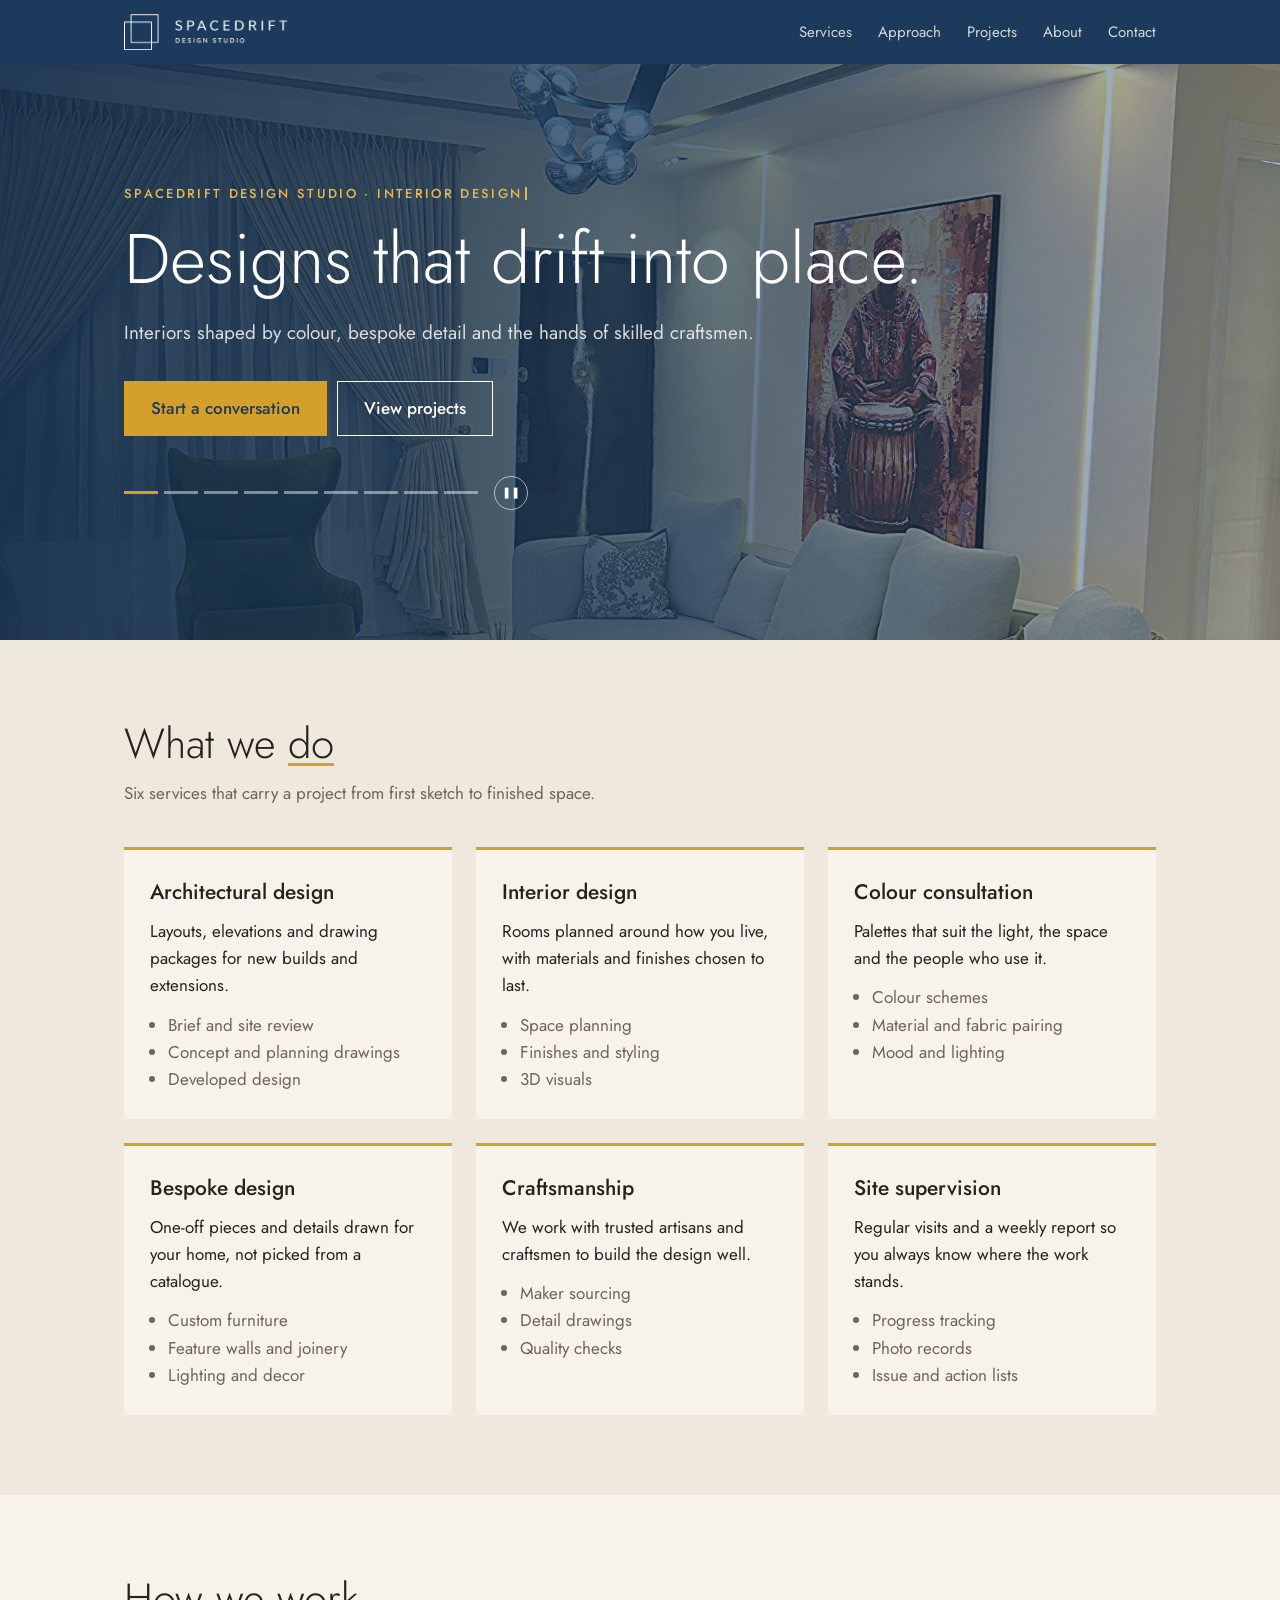
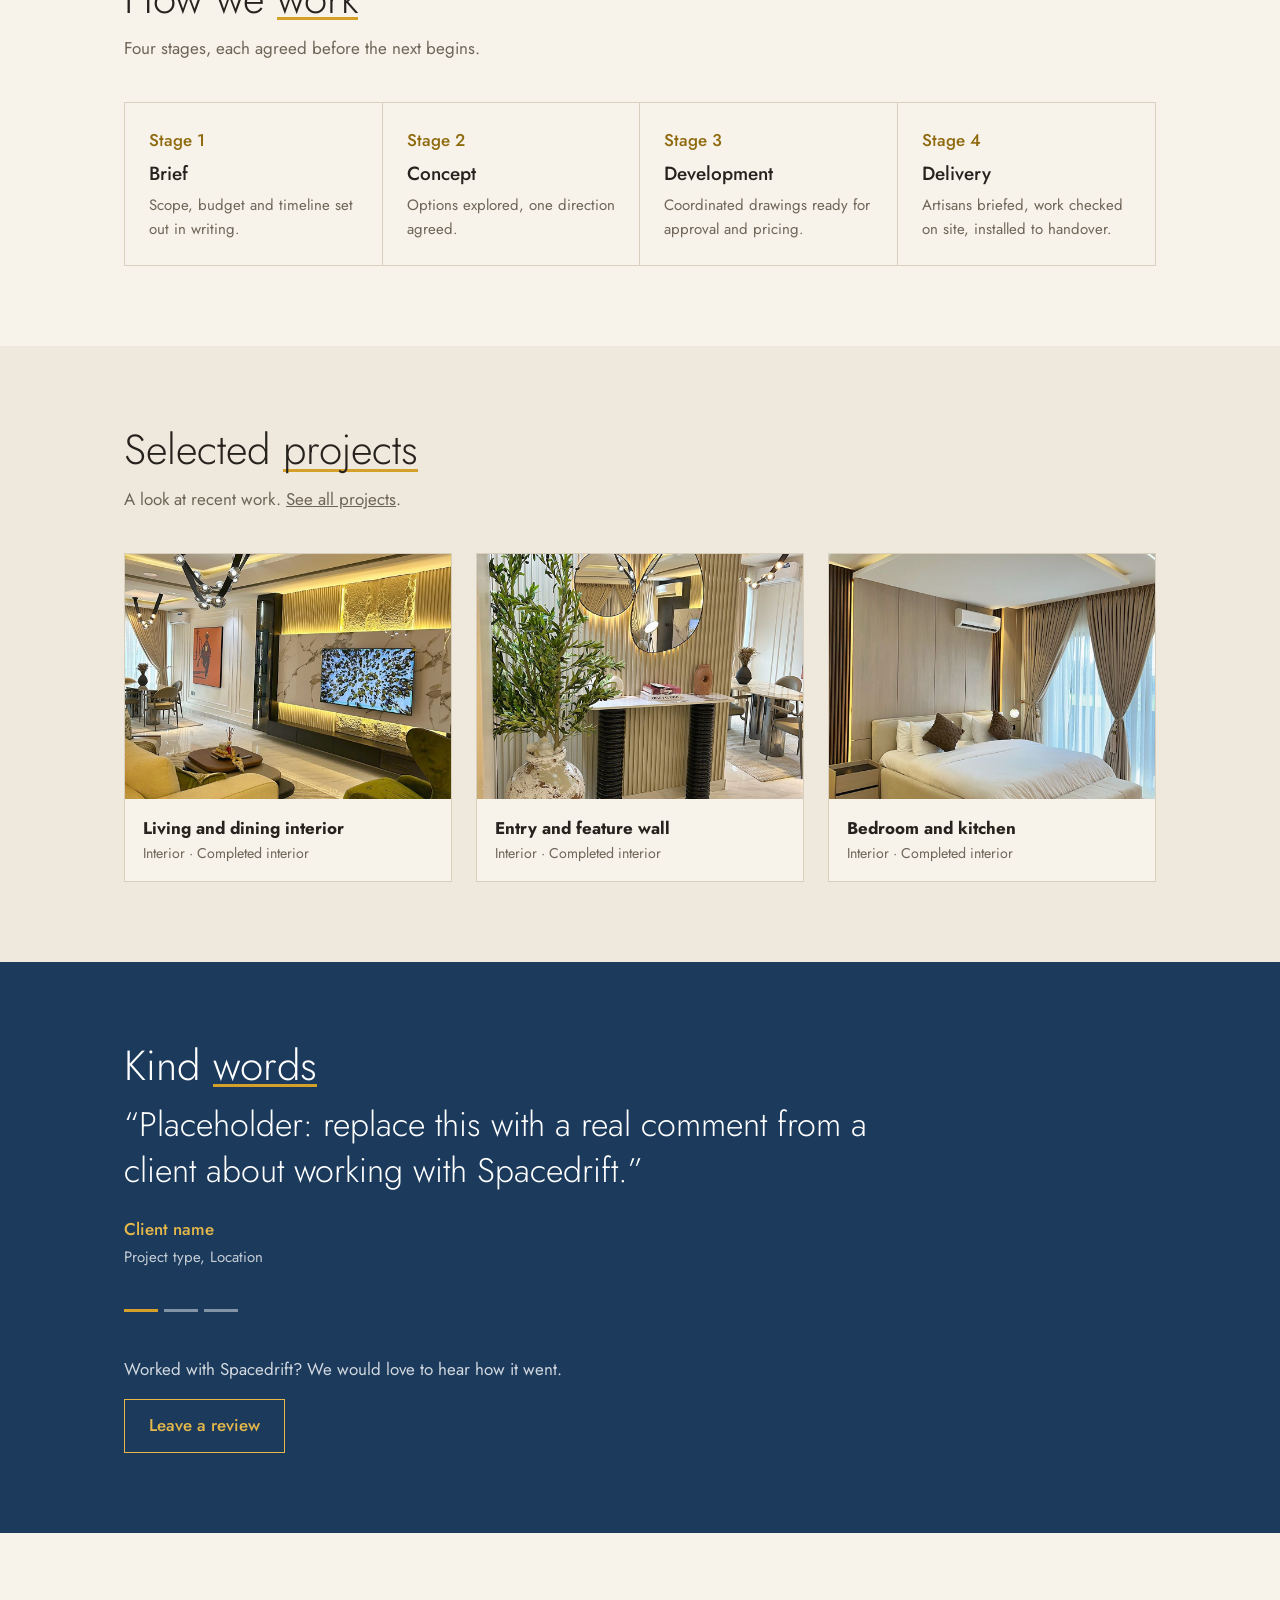
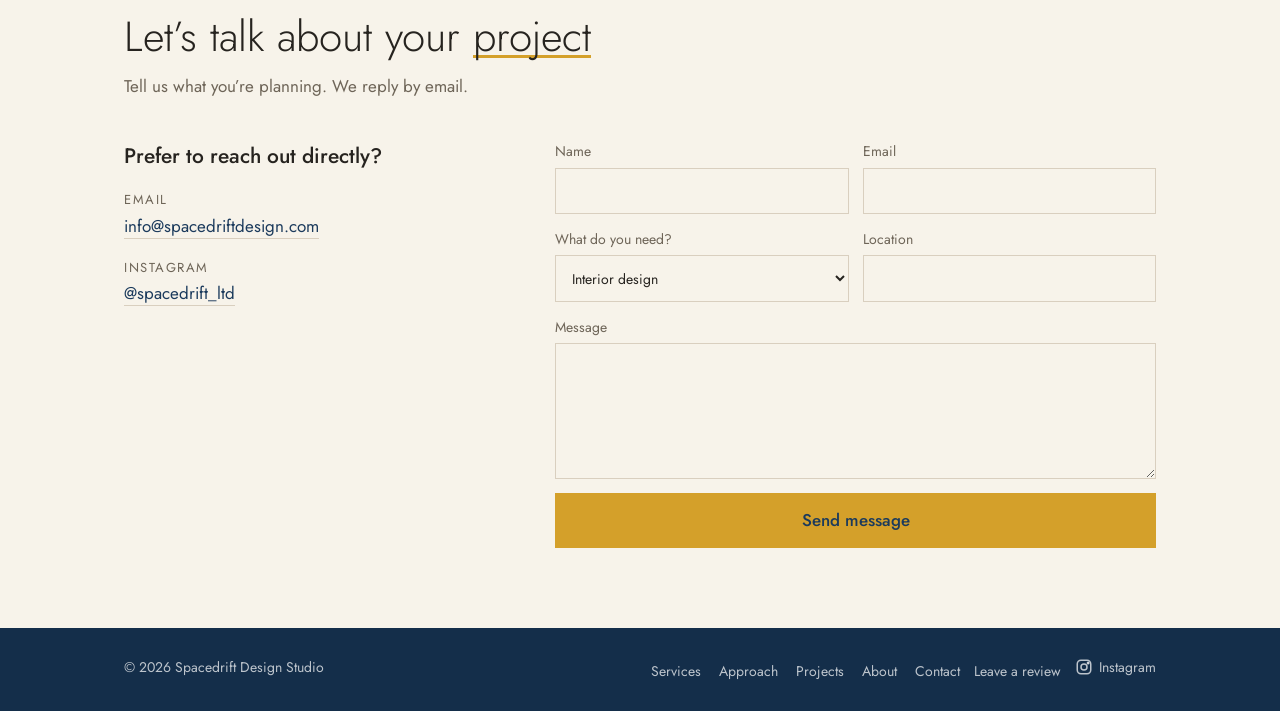
<file: index.html>
<!DOCTYPE html><html lang="en"><head><meta charset="UTF-8"><meta name="viewport" content="width=device-width,initial-scale=1"><title>Spacedrift Design Studio</title><meta name="description" content="Interior design studio focused on colour, bespoke design and skilled craftsmanship."><link rel="icon" href="images/logo.png"><link rel="stylesheet" href="https://fonts.googleapis.com/css2?family=Jost:wght@300;400;500&display=swap"><link rel="stylesheet" href="styles.css"></head><body><header id="nav"></header><div class="hero slideshow home"><div class="slides" id="slides" data-first="hero.jpg" aria-hidden="true"></div><div class="wrap"><span class="eyebrow">Spacedrift Design Studio · <span id="rot" aria-hidden="true">Interior design</span></span><h1>Designs that drift into place.</h1><p>Interiors shaped by colour, bespoke detail and the hands of skilled craftsmen.</p><a class="btn fill" href="#contact">Start a conversation</a><a class="btn" href="projects.html">View projects</a><div class="dots" id="dots" role="group" aria-label="Choose slide"></div></div></div>
<section id="services"><div class="wrap"><h2>What we do</h2><p class="lead">Six services that carry a project from first sketch to finished space.</p><div class="grid g3">
<div class="svc"><h3>Architectural design</h3><p>Layouts, elevations and drawing packages for new builds and extensions.</p><ul><li>Brief and site review</li><li>Concept and planning drawings</li><li>Developed design</li></ul></div>
<div class="svc"><h3>Interior design</h3><p>Rooms planned around how you live, with materials and finishes chosen to last.</p><ul><li>Space planning</li><li>Finishes and styling</li><li>3D visuals</li></ul></div>
<div class="svc"><h3>Colour consultation</h3><p>Palettes that suit the light, the space and the people who use it.</p><ul><li>Colour schemes</li><li>Material and fabric pairing</li><li>Mood and lighting</li></ul></div>
<div class="svc"><h3>Bespoke design</h3><p>One-off pieces and details drawn for your home, not picked from a catalogue.</p><ul><li>Custom furniture</li><li>Feature walls and joinery</li><li>Lighting and decor</li></ul></div>
<div class="svc"><h3>Craftsmanship</h3><p>We work with trusted artisans and craftsmen to build the design well.</p><ul><li>Maker sourcing</li><li>Detail drawings</li><li>Quality checks</li></ul></div>
<div class="svc"><h3>Site supervision</h3><p>Regular visits and a weekly report so you always know where the work stands.</p><ul><li>Progress tracking</li><li>Photo records</li><li>Issue and action lists</li></ul></div></div></div></section>
<section id="process" class="alt"><div class="wrap"><h2>How we work</h2><p class="lead">Four stages, each agreed before the next begins.</p><div class="steps">
<div class="step"><span>Stage 1</span><b>Brief</b><p>Scope, budget and timeline set out in writing.</p></div><div class="step"><span>Stage 2</span><b>Concept</b><p>Options explored, one direction agreed.</p></div><div class="step"><span>Stage 3</span><b>Development</b><p>Coordinated drawings ready for approval and pricing.</p></div><div class="step"><span>Stage 4</span><b>Delivery</b><p>Artisans briefed, work checked on site, installed to handover.</p></div></div></div></section>
<section><div class="wrap"><h2>Selected projects</h2><p class="lead">A look at recent work. <a href="projects.html">See all projects</a>.</p><div class="grid" id="featured"></div></div></section>
<section id="testimonials" class="navy" aria-label="Client reviews"><div class="wrap"><div id="tw"></div><div class="rvbox"><p class="lead">Worked with Spacedrift? We would love to hear how it went.</p><details class="rvw" id="reviews"><summary>Leave a review</summary><form id="rf" data-to="info@spacedriftdesign.com"><input type="hidden" name="_subject" value="New review for the Spacedrift website"><p hidden><label>Leave this empty: <input name="_gotcha" tabindex="-1" autocomplete="off"></label></p>
<div class="row2"><label>Your name<input name="name" required></label><label>Your email (not published)<input type="email" name="email" required></label></div>
<div class="row2"><label>Project or location<input name="project" placeholder="For example: living room design, Port Harcourt"></label><label>Rating<select name="rating"><option>5 - Excellent</option><option>4 - Very good</option><option>3 - Good</option><option>2 - Fair</option><option>1 - Poor</option></select></label></div>
<label>Your review<textarea name="review" rows="6" required></textarea></label>
<label class="ck"><input type="checkbox" name="permission" value="yes" required> I agree that Spacedrift may publish my review and name on this website.</label>
<button class="btn fill" type="submit">Submit review</button></form></details></div></div></section>
<section id="contact" class="alt"><div class="wrap"><h2>Let’s talk about your project</h2><p class="lead">Tell us what you’re planning. We reply by email.</p>
<div class="cgrid"><aside class="cinfo"><h3>Prefer to reach out directly?</h3><ul class="clist"><li><span>Email</span><a href="mailto:info@spacedriftdesign.com">info@spacedriftdesign.com</a></li><li><span>Instagram</span><a data-ig target="_blank" rel="noopener">@spacedrift_ltd</a></li></ul></aside>
<form id="f" data-to="info@spacedriftdesign.com"><input type="hidden" name="_subject" value="New enquiry from the Spacedrift website"><p hidden><label>Leave this empty: <input name="_gotcha" tabindex="-1" autocomplete="off"></label></p><div class="row2"><label>Name<input name="name" required></label><label>Email<input type="email" name="email" required></label></div>
<div class="row2"><label>What do you need?<select name="need"><option>Interior design</option><option>Architectural design</option><option>Colour consultation</option><option>Bespoke pieces</option><option>Site supervision</option><option>Not sure yet</option></select></label><label>Location<input name="location"></label></div>
<label>Message<textarea name="message" rows="5"></textarea></label><button class="btn fill" type="submit">Send message</button></form></div></div></section>
<footer id="foot"></footer><script src="data.js"></script><script src="app.js"></script></body></html>
</file>
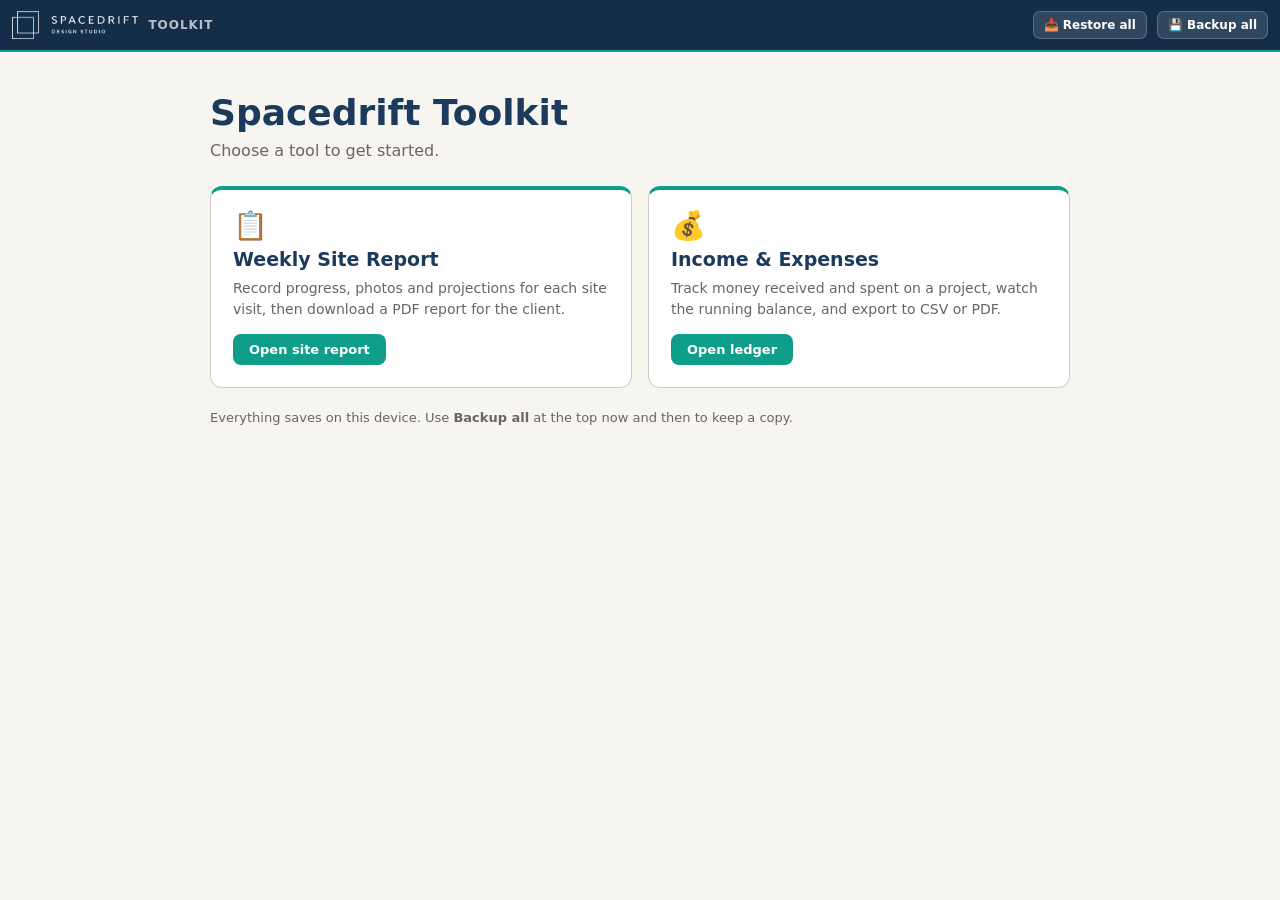
<file: toolkit/index.html>
<!DOCTYPE html>
<html lang="en"><head><meta charset="UTF-8"><meta name="viewport" content="width=device-width,initial-scale=1">
<meta name="robots" content="noindex,nofollow">
<title>Spacedrift Toolkit</title>
<style>
:root{--navy:#1B3A5C;--navy2:#142E4A;--teal:#0E9E8A;--cream:#F7F5F0}
*{box-sizing:border-box;margin:0;padding:0}
html,body{height:100%}
body{font-family:'Segoe UI',system-ui,sans-serif;background:var(--cream);display:flex;flex-direction:column;overflow:hidden}
.bar{flex:0 0 auto;height:52px;background:var(--navy2);border-bottom:2px solid var(--teal);display:flex;align-items:center;gap:10px;padding:0 12px;color:#fff}
.bar img{height:28px;width:auto;flex:0 0 auto}
.brand{font-size:12px;font-weight:700;letter-spacing:.08em;text-transform:uppercase;color:rgba(255,255,255,.7);white-space:nowrap}
.tabs{display:flex;gap:2px;margin-left:6px;height:100%}
.tabs button{border:0;background:none;color:rgba(255,255,255,.55);font-weight:600;font-size:13px;font-family:inherit;padding:0 14px;cursor:pointer;border-bottom:3px solid transparent;margin-bottom:-2px;white-space:nowrap}
.tabs button:hover{color:#fff}
.tabs button[aria-selected=true]{color:var(--teal);border-bottom-color:var(--teal)}
.sp{flex:1}
.hb{background:rgba(255,255,255,.12);border:1px solid rgba(255,255,255,.2);color:#fff;border-radius:7px;padding:6px 10px;font-weight:600;font-size:12px;font-family:inherit;cursor:pointer;white-space:nowrap}
.hb:hover{background:rgba(255,255,255,.2)}
.frames{flex:1;position:relative;min-height:0}
iframe{position:absolute;inset:0;width:100%;height:100%;border:0;background:var(--cream);display:none}
iframe.on{display:block}
.home{position:absolute;inset:0;overflow:auto;display:none;padding:40px 16px}
.home.on{display:block}
.hwrap{max-width:860px;margin:0 auto}
.home h1{font-size:clamp(26px,4vw,36px);font-weight:700;color:var(--navy);line-height:1.15}
.home .sub{color:#6B6560;margin:8px 0 26px;font-size:16px}
.cards{display:grid;grid-template-columns:repeat(auto-fit,minmax(280px,1fr));gap:16px}
.tool{display:flex;flex-direction:column;align-items:flex-start;text-align:left;gap:8px;background:#fff;border:1px solid #D0CCC4;border-top:4px solid var(--teal);border-radius:12px;padding:22px;cursor:pointer;font-family:inherit;color:inherit;transition:transform .15s,box-shadow .15s}
.tool:hover{transform:translateY(-2px);box-shadow:0 8px 22px rgba(20,46,74,.14)}
.tool .ic{font-size:28px;line-height:1}
.tool h2{font-size:19px;color:var(--navy)}
.tool p{font-size:14px;color:#6B6560;line-height:1.5;flex:1}
.tool .go{margin-top:6px;background:var(--teal);color:#fff;border-radius:8px;padding:8px 16px;font-size:13px;font-weight:600}
.hnote{margin-top:22px;font-size:13px;color:#6B6560}
#logo{display:flex;flex:0 0 auto}
@media(prefers-reduced-motion:reduce){.tool{transition:none}.tool:hover{transform:none}}
.toast{position:fixed;bottom:20px;left:50%;transform:translateX(-50%);background:var(--navy);color:#fff;padding:9px 16px;border-radius:8px;font-size:13px;opacity:0;pointer-events:none;transition:opacity .2s;z-index:10}
.toast.show{opacity:1}
:focus-visible{outline:2px solid var(--teal);outline-offset:2px}
@media(max-width:640px){.brand{display:none}.hb span{display:none}}
</style></head><body>
<div class="bar">
  <a href="#home" id="logo" aria-label="Toolkit home"><img src="[data-uri]" alt="Spacedrift Design Studio"></a>
  <span class="brand">Toolkit</span>
  <button class="hb" id="b-home" hidden>← Home</button>
  <div class="sp"></div>
  <input type="file" id="rf" accept=".json,application/json" style="display:none">
  <button class="hb" id="b-restore" title="Restore everything from a toolkit backup file">📥 <span>Restore all</span></button>
  <button class="hb" id="b-backup" title="Download one backup file with all your reports and ledger">💾 <span>Backup all</span></button>
</div>
<div class="frames">
  <div class="home on" id="home" role="tabpanel"><div class="hwrap">
    <h1>Spacedrift Toolkit</h1>
    <p class="sub">Choose a tool to get started.</p>
    <div class="cards">
      <button class="tool" data-go="report"><span class="ic" aria-hidden="true">📋</span><h2>Weekly Site Report</h2><p>Record progress, photos and projections for each site visit, then download a PDF report for the client.</p><span class="go">Open site report</span></button>
      <button class="tool" data-go="expenses"><span class="ic" aria-hidden="true">💰</span><h2>Income &amp; Expenses</h2><p>Track money received and spent on a project, watch the running balance, and export to CSV or PDF.</p><span class="go">Open ledger</span></button>
    </div>
    <p class="hnote">Everything saves on this device. Use <b>Backup all</b> at the top now and then to keep a copy.</p>
  </div></div>
  <iframe id="f-report" title="Weekly Site Report" allow="web-share; clipboard-write"></iframe>
  <iframe id="f-expenses" title="Income and Expenses" allow="web-share; clipboard-write"></iframe>
</div>
<div class="toast" id="toast"></div>
<script>
const SRC={report:"[base64]/[base64]/[base64]/[base64]/LnZhbHVlXSwKICAgICAgWydMb2NhdGlvbicsZG9jdW1lbnQuZ2V0RWxlbWVudEJ5SWQoJ3Byb2otbG9jJyk/LnZhbHVlXSwKICAgICAgWydDbGllbnQnLGRvY3VtZW50LmdldEVsZW1lbnRCeUlkKCdwcm9qLWNsaWVudCcpPy52YWx1ZV0sCiAgICAgIFsnTWFpbiBDb250cmFjdG9yJyxkb2N1bWVudC5nZXRFbGVtZW50QnlJZCgncHJvai1jb250cmFjdG9yJyk/LnZhbHVlXSwKICAgICAgWydQcmVwYXJlZCBCeScsZG9jdW1lbnQuZ2V0RWxlbWVudEJ5SWQoJ3ByZXBhcmVkLWJ5Jyk/LnZhbHVlXSwKICAgICAgWydSZXBvcnQgTm8uJyxkb2N1bWVudC5nZXRFbGVtZW50QnlJZCgncmVwb3J0LW5vJyk/[base64]/[base64]/[base64]/[base64]/LnZhbHVlfHwnUHJvamVjdCc7CiAgY29uc3Qgd25vPWRvY3VtZW50LmdldEVsZW1lbnRCeUlkKCd3ZWVrLW5vJyk/[base64]/[base64]",expenses:"[base64]/Jyc6cltrZXldLnRvTG9jYWxlU3RyaW5nKCdlbi1ORycse21heGltdW1GcmFjdGlvbkRpZ2l0czoyfSk7fTsKICB9ZWxzZXtpLnR5cGU9J3RleHQnO2kudmFsdWU9cltrZXldfHwnJzt9CiAgaS5vbmlucHV0PSgpPT57CiAgICByW3R5cGU9PT0nZGF0ZSc/[base64]/[base64]/[base64]/[base64]/[base64]/[base64]/[base64]"};
const KEYS=['spacedrift_wsr_template_v1','spacedrift_wsr_template_photos_v1','spacedrift_income_expenses_v1'];
const $=id=>document.getElementById(id);
const dec=b=>{const s=atob(b),u=new Uint8Array(s.length);for(let i=0;i<s.length;i++)u[i]=s.charCodeAt(i);return new TextDecoder().decode(u);};
function load(id,force){const f=$('f-'+id);if(force||!f.dataset.ready){f.srcdoc=dec(SRC[id]);f.dataset.ready='1';}}
function show(id,push){
  if(id!=='home')load(id);
  $('home').classList.toggle('on',id==='home');
  ['report','expenses'].forEach(k=>$('f-'+k).classList.toggle('on',k===id));
  $('b-home').hidden=(id==='home');
  if(push){try{history.pushState(null,'','#'+id);}catch(e){}}
}
function toast(m){const t=$('toast');t.textContent=m;t.classList.add('show');setTimeout(()=>t.classList.remove('show'),2200);}
$('b-home').onclick=()=>show('home',1);
$('logo').onclick=e=>{e.preventDefault();show('home',1);};
document.querySelectorAll('[data-go]').forEach(b=>b.onclick=()=>show(b.dataset.go,1));
const fromHash=()=>{const h=location.hash.slice(1);return(h==='report'||h==='expenses')?h:'home';};
window.onpopstate=()=>show(fromHash());
$('b-backup').onclick=()=>{
  try{
    const data={};KEYS.forEach(k=>{const v=localStorage.getItem(k);if(v!==null)data[k]=v;});
    if(!Object.keys(data).length){toast('Nothing to back up yet');return;}
    const blob=new Blob([JSON.stringify({app:'spacedrift-toolkit',exportedAt:new Date().toISOString(),data},null,2)],{type:'application/json'});
    const a=document.createElement('a');a.href=URL.createObjectURL(blob);
    a.download='Spacedrift_Toolkit_backup_'+new Date().toISOString().slice(0,10)+'.json';
    document.body.appendChild(a);a.click();a.remove();URL.revokeObjectURL(a.href);
    toast('Backup saved. Keep this file safe');
  }catch(e){alert('Could not create the backup file.');}
};
$('b-restore').onclick=()=>$('rf').click();
$('rf').onchange=function(){
  const f=this.files[0];if(!f)return;
  const rd=new FileReader();
  rd.onload=e=>{
    try{
      const d=JSON.parse(e.target.result);
      if(!d||d.app!=='spacedrift-toolkit'||typeof d.data!=='object')throw new Error('bad');
      if(!confirm('Restore this backup? It will replace the site report and the ledger currently saved on this device.'))return;
      KEYS.forEach(k=>{localStorage.removeItem(k);if(typeof d.data[k]==='string')localStorage.setItem(k,d.data[k]);});
      ['report','expenses'].forEach(k=>{if($('f-'+k).dataset.ready)load(k,true);});
      toast('Backup restored');
    }catch(err){alert('Could not read that file. Choose a backup made with Backup all in this toolkit.');}
  };
  rd.readAsText(f);this.value='';
};
show(fromHash());
</script></body></html>
</file>
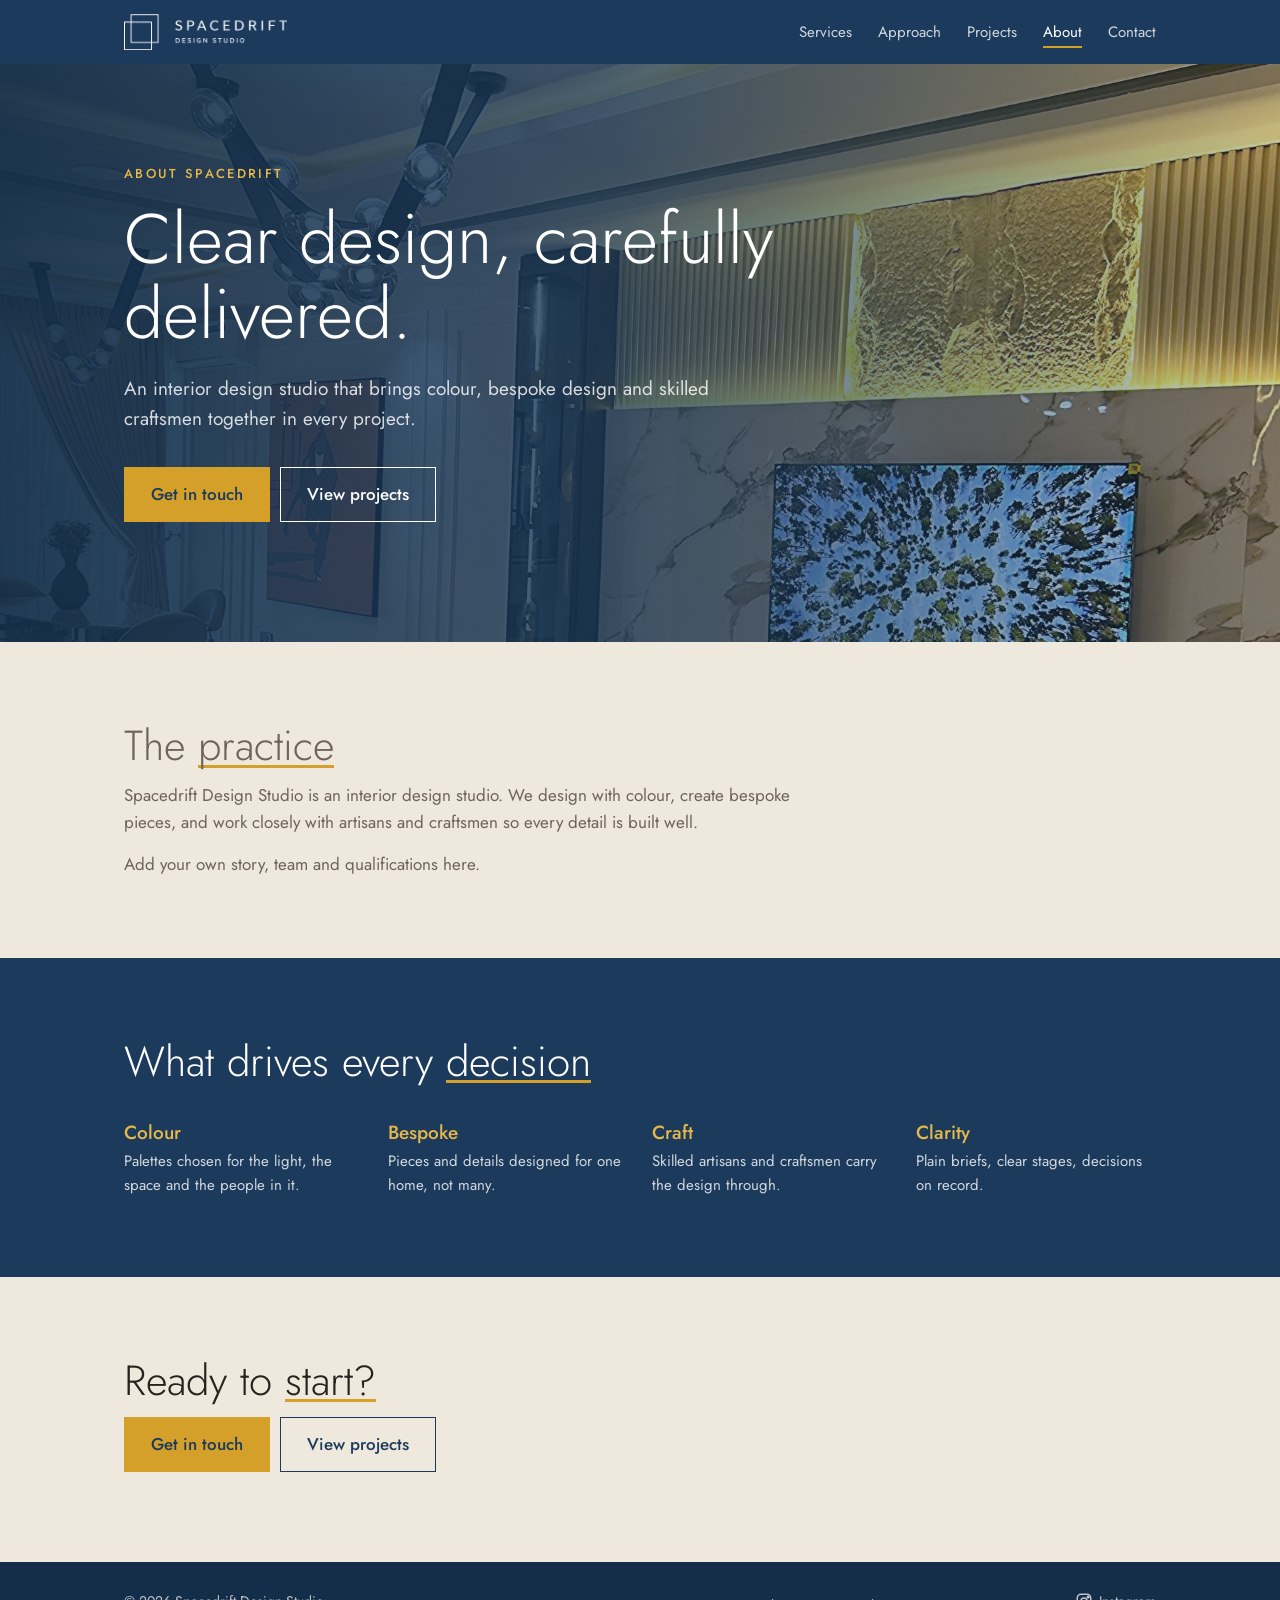
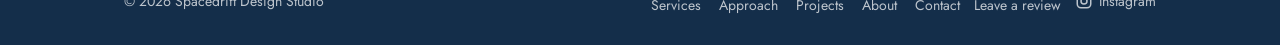
<file: about.html>
<!DOCTYPE html><html lang="en"><head><meta charset="UTF-8"><meta name="viewport" content="width=device-width,initial-scale=1"><title>About | Spacedrift Design Studio</title><meta name="description" content="About Spacedrift Design Studio, an interior design studio."><link rel="icon" href="images/logo.png"><link rel="stylesheet" href="https://fonts.googleapis.com/css2?family=Jost:wght@300;400;500&display=swap"><link rel="stylesheet" href="styles.css"></head><body><header id="nav"></header><div class="hero photo about"><div class="wrap"><span class="eyebrow">About Spacedrift</span><h1>Clear design, carefully delivered.</h1><p>An interior design studio that brings colour, bespoke design and skilled craftsmen together in every project.</p><a class="btn fill" href="index.html#contact">Get in touch</a><a class="btn" href="projects.html">View projects</a></div></div>
<section><div class="wrap"><div class="prose"><h2>The practice</h2><p>Spacedrift Design Studio is an interior design studio. We design with colour, create bespoke pieces, and work closely with artisans and craftsmen so every detail is built well.</p><p>Add your own story, team and qualifications here.</p></div></div></section>
<section class="navy"><div class="wrap"><h2>What drives every decision</h2><div class="vals"><div><b>Colour</b><p>Palettes chosen for the light, the space and the people in it.</p></div><div><b>Bespoke</b><p>Pieces and details designed for one home, not many.</p></div><div><b>Craft</b><p>Skilled artisans and craftsmen carry the design through.</p></div><div><b>Clarity</b><p>Plain briefs, clear stages, decisions on record.</p></div></div></div></section>
<section><div class="wrap"><h2>Ready to start?</h2><a class="btn fill" href="index.html#contact">Get in touch</a><a class="btn" style="color:var(--navy)" href="projects.html">View projects</a></div></section>
<footer id="foot"></footer><script src="data.js"></script><script src="app.js"></script></body></html>
</file>
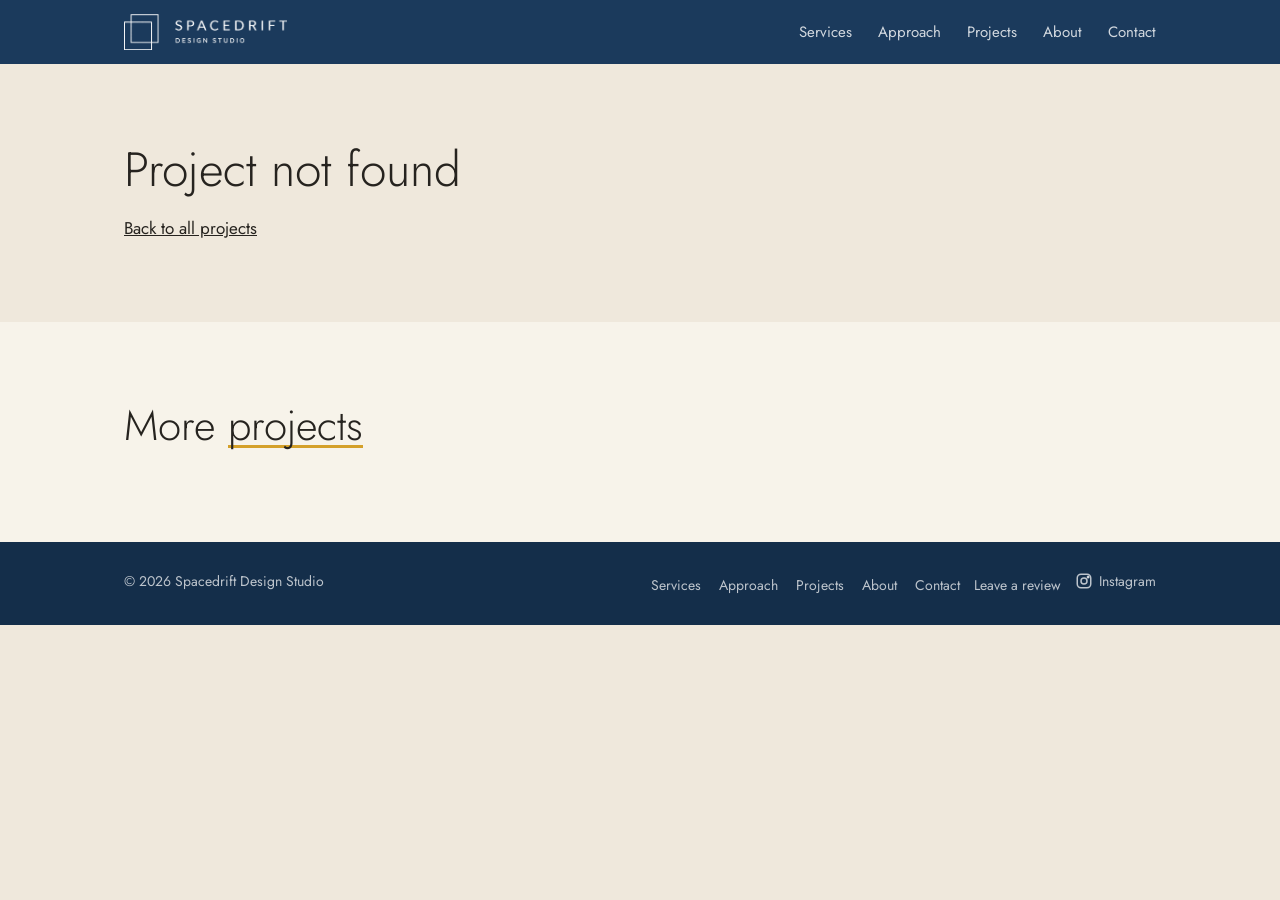
<file: project.html>
<!DOCTYPE html><html lang="en"><head><meta charset="UTF-8"><meta name="viewport" content="width=device-width,initial-scale=1"><title>Project | Spacedrift Design Studio</title><meta name="description" content="Project details."><link rel="icon" href="images/logo.png"><link rel="stylesheet" href="https://fonts.googleapis.com/css2?family=Jost:wght@300;400;500&display=swap"><link rel="stylesheet" href="styles.css"></head><body><header id="nav"></header><section><div class="wrap" id="detail"></div></section><section class="alt"><div class="wrap"><h2>More projects</h2><div class="grid" id="more"></div></div></section>
<footer id="foot"></footer><script src="data.js"></script><script src="app.js"></script></body></html>
</file>
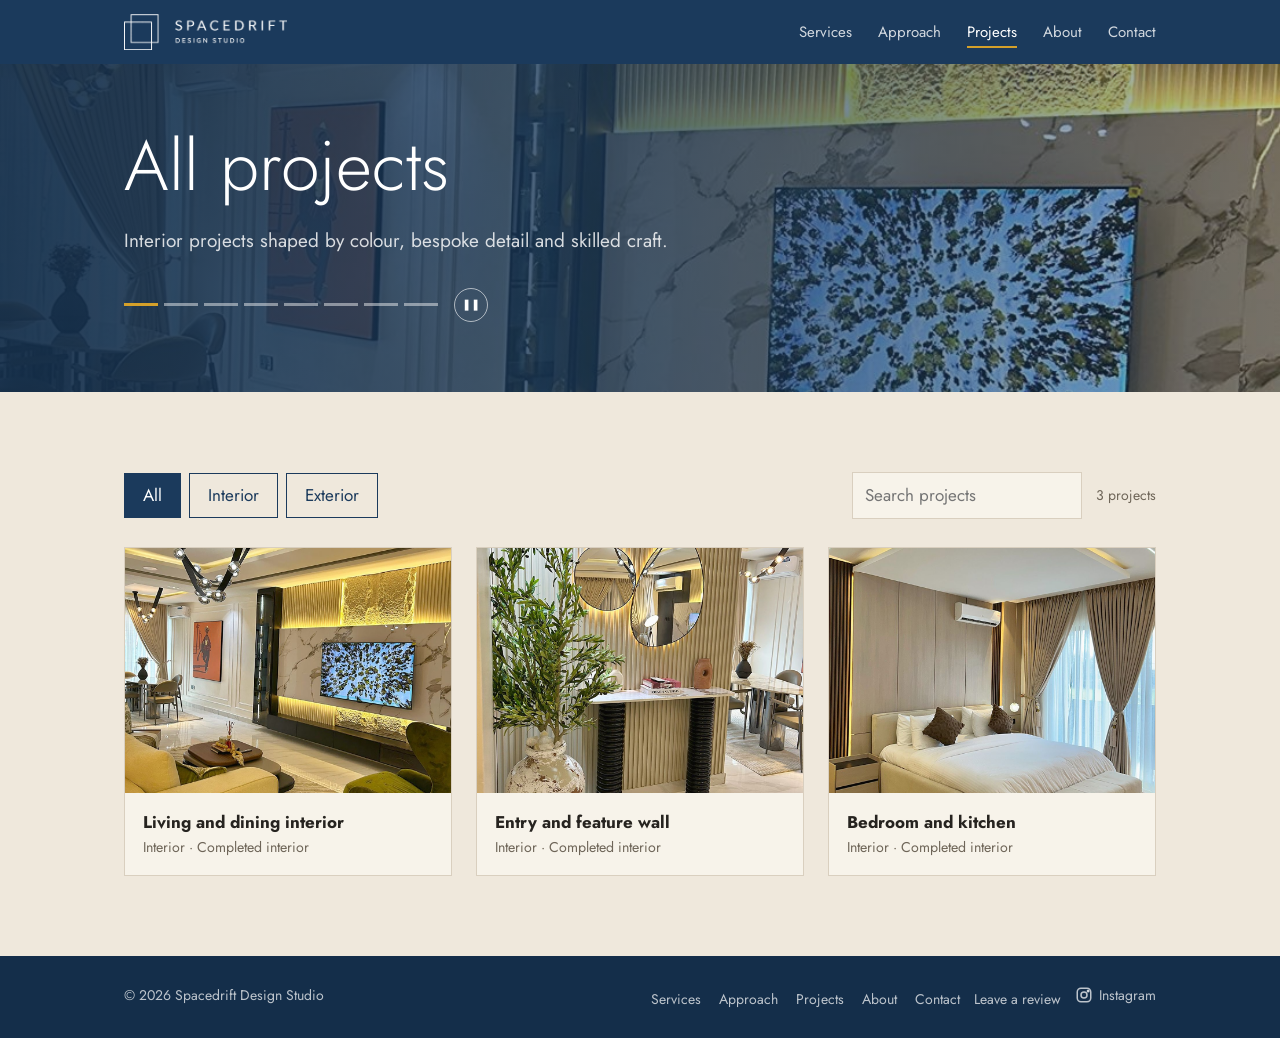
<file: projects.html>
<!DOCTYPE html><html lang="en"><head><meta charset="UTF-8"><meta name="viewport" content="width=device-width,initial-scale=1"><title>Projects | Spacedrift Design Studio</title><meta name="description" content="Interior design projects by Spacedrift Design Studio."><link rel="icon" href="images/logo.png"><link rel="stylesheet" href="https://fonts.googleapis.com/css2?family=Jost:wght@300;400;500&display=swap"><link rel="stylesheet" href="styles.css"></head><body><header id="nav"></header><div class="hero sm slideshow" id="hs"><div class="slides" id="slides" aria-hidden="true"></div><div class="wrap"><h1>All projects</h1><p>Interior projects shaped by colour, bespoke detail and skilled craft.</p><div class="dots" id="dots" role="group" aria-label="Choose slide"></div></div></div>
<section><div class="wrap"><div class="tools"><div id="tabs" role="group" aria-label="Filter projects"></div><div class="srch"><input id="q" type="search" placeholder="Search projects" aria-label="Search projects"><span id="count" aria-live="polite"></span></div></div><div class="grid" id="all"></div></div></section>
<footer id="foot"></footer><script src="data.js"></script><script src="app.js"></script></body></html>
</file>
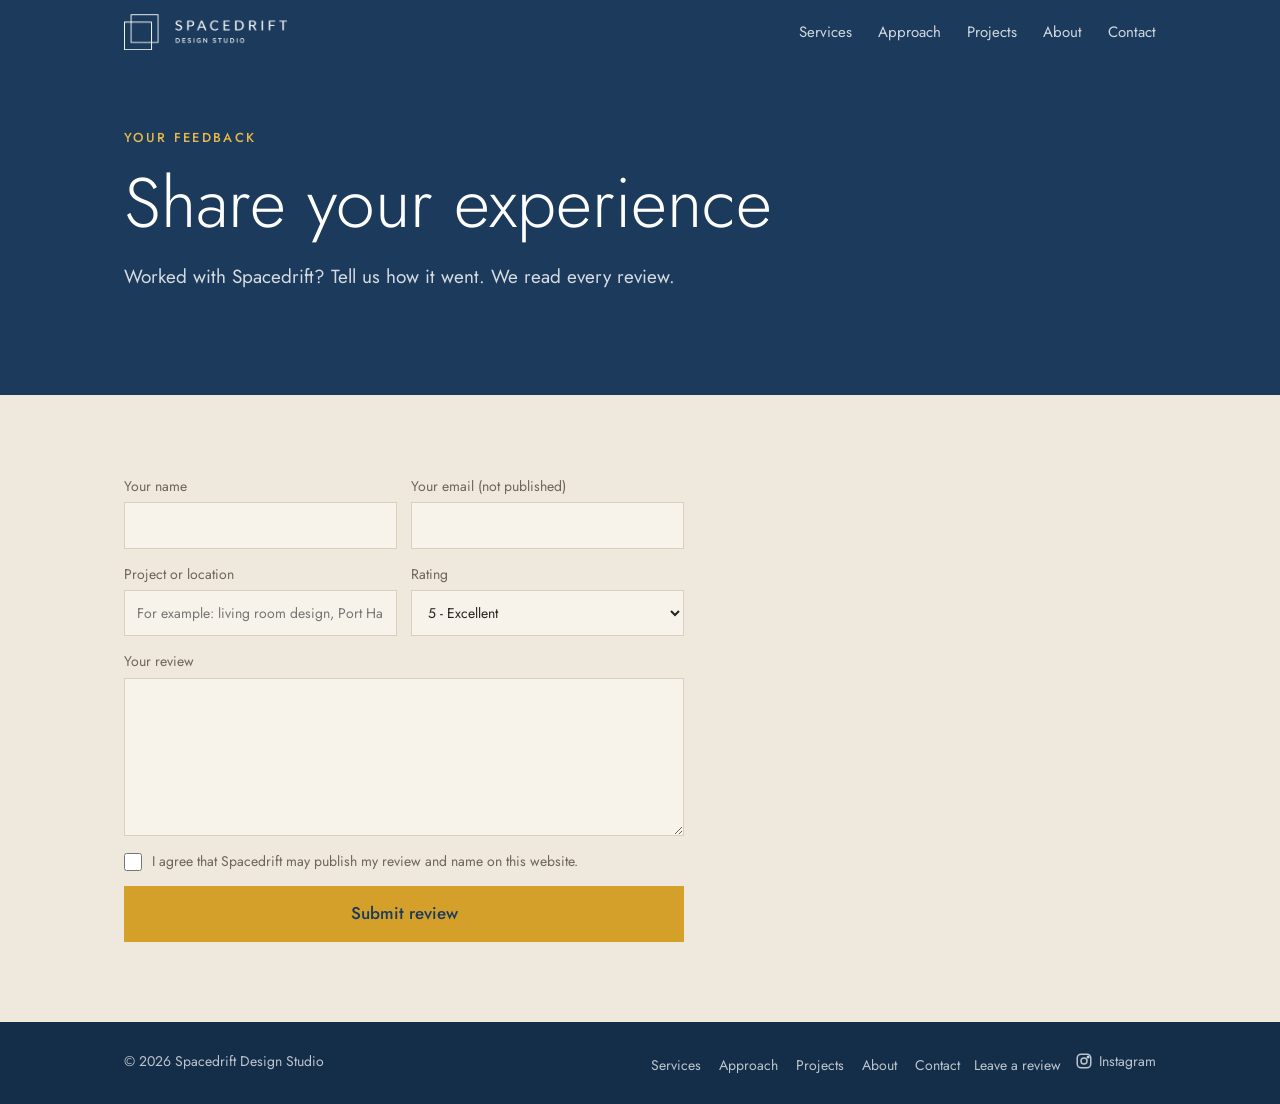
<file: review.html>
<!DOCTYPE html><html lang="en"><head><meta charset="UTF-8"><meta name="viewport" content="width=device-width,initial-scale=1"><title>Leave a review | Spacedrift Design Studio</title><meta name="description" content="Share your experience of working with Spacedrift Design Studio."><link rel="icon" href="images/logo.png"><link rel="stylesheet" href="https://fonts.googleapis.com/css2?family=Jost:wght@300;400;500&display=swap"><link rel="stylesheet" href="styles.css"></head><body><header id="nav"></header><div class="hero sm"><div class="wrap"><span class="eyebrow">Your feedback</span><h1>Share your experience</h1><p>Worked with Spacedrift? Tell us how it went. We read every review.</p></div></div>
<section><div class="wrap"><form id="rf" data-to="info@spacedriftdesign.com"><input type="hidden" name="_subject" value="New review for the Spacedrift website"><p hidden><label>Leave this empty: <input name="_gotcha" tabindex="-1" autocomplete="off"></label></p>
<div class="row2"><label>Your name<input name="name" required></label><label>Your email (not published)<input type="email" name="email" required></label></div>
<div class="row2"><label>Project or location<input name="project" placeholder="For example: living room design, Port Harcourt"></label><label>Rating<select name="rating"><option>5 - Excellent</option><option>4 - Very good</option><option>3 - Good</option><option>2 - Fair</option><option>1 - Poor</option></select></label></div>
<label>Your review<textarea name="review" rows="6" required></textarea></label>
<label class="ck"><input type="checkbox" name="permission" value="yes" required> I agree that Spacedrift may publish my review and name on this website.</label>
<button class="btn fill" type="submit">Submit review</button></form></div></section><footer id="foot"></footer><script src="data.js"></script><script src="app.js"></script></body></html>
</file>
<file: styles.css>
:root{--navy:#1B3A5C;--navy2:#142E4A;--mustard:#D4A02A;--mustard-l:#E6B84A;--mustard-d:#8F6A0F;--sand:#EFE8DC;--linen:#F7F3EA;--stone:#D9CFBF;--taupe:#6E6558;--ink:#26231F}
*{box-sizing:border-box;margin:0}html{scroll-behavior:smooth}
body{font-family:'Jost',system-ui,sans-serif;background:var(--sand);color:var(--ink);line-height:1.6;font-size:17px}
a{color:inherit}:focus-visible{outline:2px solid var(--mustard);outline-offset:3px}
.wrap{max-width:1080px;margin:0 auto;padding:0 24px}
#nav{background:var(--navy);position:sticky;top:0;z-index:10}
.bar{display:flex;align-items:center;justify-content:space-between;min-height:64px;flex-wrap:wrap}
.bar img{height:36px;display:block}
#mu{display:flex;gap:26px;list-style:none;padding:0}
#mu a{color:#fff;text-decoration:none;font-size:15px;opacity:.8;padding-bottom:3px}
#mu a:hover,#mu a[aria-current]{opacity:1;border-bottom:2px solid var(--mustard)}
#mb{display:none;background:none;border:1px solid rgba(255,255,255,.4);color:#fff;padding:6px 12px;font:inherit}
.hero{background:var(--navy);color:#fff;padding:96px 0 110px;position:relative;overflow:hidden}
.hero.photo{background:linear-gradient(90deg,rgba(20,46,74,.94) 0%,rgba(27,58,92,.78) 48%,rgba(27,58,92,.25) 100%),url(images/hero.jpg) center/cover;padding:120px 0 140px}
.hero.sm{padding:64px 0 70px}
.hero h1{font-weight:300;font-size:clamp(38px,6.5vw,70px);line-height:1.08;max-width:12em}
.hero p{max-width:34em;margin:22px 0 32px;color:rgba(255,255,255,.82);font-size:19px}
.sq{position:absolute;border:2px solid rgba(255,255,255,.2);width:300px;height:300px;right:8%;top:50%;transform:translateY(-62%)}
.sq+.sq{right:calc(8% - 70px);transform:translateY(-38%);border-color:var(--mustard)}
.btn{display:inline-block;padding:13px 26px;border:1.5px solid currentColor;text-decoration:none;margin:0 10px 10px 0;font:inherit;font-weight:500;cursor:pointer;background:none}
.hero .btn{color:#fff}.btn.fill{background:var(--mustard);border-color:var(--mustard);color:var(--navy)}
.hero .btn:hover{background:#fff;color:var(--navy)}.btn.fill:hover{background:var(--mustard-l);border-color:var(--mustard-l);color:var(--navy)}
section{padding:80px 0}.alt{background:var(--linen)}
h2{font-weight:300;font-size:clamp(28px,4vw,42px);line-height:1.15;margin-bottom:12px}
.lead{color:var(--taupe);max-width:38em;margin-bottom:40px}
.grid{display:grid;grid-template-columns:repeat(auto-fit,minmax(260px,1fr));gap:24px}
.svc{border-top:3px solid var(--mustard);background:var(--linen);padding:26px}
.alt .svc{background:var(--sand)}
.svc h3{font-weight:500;font-size:21px;margin-bottom:8px}.svc ul{padding-left:18px;color:var(--taupe);margin-top:12px}
.steps{display:grid;grid-template-columns:repeat(auto-fit,minmax(200px,1fr));border:1px solid var(--stone)}
.step{padding:24px;border-right:1px solid var(--stone)}.step:last-child{border:0}
.step b{display:block;font-weight:500;font-size:19px;margin:4px 0}.step span{color:var(--mustard-d);font-weight:500}.step p{color:var(--taupe);font-size:15px}
.proj{display:block;background:var(--linen);border:1px solid var(--stone);text-decoration:none;transition:border-color .2s}
.proj:hover{border-color:var(--mustard)}
.ph{aspect-ratio:4/3;background:linear-gradient(135deg,var(--navy),#2C5577);position:relative;overflow:hidden}
.ph:empty::after{content:"";position:absolute;inset:22% 30% 22% 22%;border:2px solid rgba(255,255,255,.35)}
.ph img{width:100%;height:100%;object-fit:cover;display:block}
.proj .t{padding:16px 18px}.proj small{color:var(--taupe);display:block}
#tabs{display:flex;gap:8px;flex-wrap:wrap}.tools{display:flex;justify-content:space-between;align-items:center;gap:16px;flex-wrap:wrap;margin-bottom:28px}.srch{display:flex;align-items:center;gap:14px}#q{min-width:230px;padding:9px 12px}#count{color:var(--taupe);font-size:14px}
.tab{font:inherit;padding:8px 18px;border:1.5px solid var(--navy);background:none;color:var(--navy);cursor:pointer}
.tab[aria-pressed=true]{background:var(--navy);color:#fff}
.vals{display:grid;grid-template-columns:repeat(auto-fit,minmax(210px,1fr));gap:24px;margin-top:32px}
.vals b{font-weight:500;color:var(--mustard-l);display:block;font-size:19px}.vals p{font-size:15px;color:var(--taupe)}
.prose{max-width:40em;color:var(--taupe)}.prose p+p{margin-top:14px}
.navy{background:var(--navy);color:#fff}.navy .lead,.navy .vals p,.navy .prose{color:rgba(255,255,255,.8)}
form{display:grid;gap:14px;max-width:560px}label{display:grid;gap:5px;font-size:14px;color:var(--taupe)}
input,select,textarea{font:inherit;padding:11px 12px;border:1.5px solid var(--stone);background:var(--linen);color:var(--ink);border-radius:0}
input:focus,select:focus,textarea:focus{border-color:var(--mustard);outline:0}
.crumb{font-size:14px;color:var(--taupe);margin-bottom:18px}
.gal{position:relative;margin-bottom:28px}.big{aspect-ratio:auto;height:min(78vh,660px);background:var(--stone)}.big img{object-fit:contain}
.gal button{position:absolute;top:50%;transform:translateY(-50%);width:44px;height:44px;border:0;background:rgba(27,58,92,.85);color:#fff;font-size:26px;cursor:pointer}
#pv{left:0}#nx{right:0}#ct{position:absolute;right:12px;bottom:10px;background:rgba(27,58,92,.85);color:#fff;font-size:13px;padding:2px 10px}
h1{font-weight:300;font-size:clamp(30px,5vw,48px);line-height:1.1;margin-bottom:18px}
.meta{display:grid;grid-template-columns:repeat(auto-fit,minmax(150px,1fr));gap:16px;margin-bottom:22px;border-top:1px solid var(--stone);border-bottom:1px solid var(--stone);padding:16px 0}
.meta dt{font-size:13px;color:var(--taupe)}.meta dd{margin:0;font-weight:500}.desc{max-width:40em;color:var(--taupe);margin-bottom:24px}
#foot{background:var(--navy2);color:rgba(255,255,255,.72);padding:28px 0;font-size:14px}
#foot .wrap{display:flex;justify-content:space-between;flex-wrap:wrap;gap:12px}#foot a{margin-left:14px;text-decoration:none}#foot a:hover{color:#fff}#foot .ig{display:inline-flex;align-items:center;gap:6px}.ig-line{margin-top:22px;color:var(--taupe)}.ig-line a{color:var(--navy);font-weight:500}
@media(max-width:700px){.hero.photo.about{background:linear-gradient(rgba(20,46,74,.88),rgba(27,58,92,.8)),url(images/hero-about.jpg) center/cover}.hero.photo{background:linear-gradient(rgba(20,46,74,.88),rgba(27,58,92,.8)),url(images/hero.jpg) center/cover;padding:80px 0 90px}#mb{display:block}#mu{display:none;width:100%;flex-direction:column;gap:12px;padding:8px 0 16px}#mu.open{display:flex}.sq{display:none}.step{border:0;border-bottom:1px solid var(--stone)}}
@media(prefers-reduced-motion:reduce){html{scroll-behavior:auto}.proj{transition:none}}

.slideshow{padding:110px 0 100px}
.slideshow::before{content:"";position:absolute;inset:0;z-index:1;background:linear-gradient(90deg,rgba(20,46,74,.94) 0%,rgba(27,58,92,.75) 50%,rgba(27,58,92,.3) 100%)}
.slideshow .wrap{position:relative;z-index:2}
.slides{position:absolute;inset:0}
.slides img{position:absolute;inset:0;width:100%;height:100%;object-fit:cover;object-position:center 45%;opacity:0;transition:opacity 1s ease}
.slides img.on{opacity:1}
.dots{display:flex;gap:6px;margin-top:30px}
.dots button{width:34px;height:22px;background:none;border:0;cursor:pointer;position:relative}
.dots button::after{content:"";position:absolute;left:0;right:0;top:9px;height:3px;background:rgba(255,255,255,.45)}
.dots button[aria-current=true]::after{background:var(--mustard)}
@media(max-width:700px){.slideshow{padding:70px 0 60px}.slideshow::before{background:linear-gradient(rgba(20,46,74,.88),rgba(27,58,92,.78))}}


.empty{grid-column:1/-1;color:var(--taupe);padding:24px 0}

.hero.photo.about{background:linear-gradient(90deg,rgba(20,46,74,.94) 0%,rgba(27,58,92,.78) 48%,rgba(27,58,92,.25) 100%),url(images/hero-about.jpg) center/cover;padding:100px 0 110px}
.eyebrow{display:block;color:var(--mustard-l);text-transform:uppercase;letter-spacing:.18em;font-size:13px;font-weight:500;margin-bottom:16px}
@media(max-width:700px){.hero.photo.about{background:linear-gradient(rgba(20,46,74,.88),rgba(27,58,92,.8)),url(images/hero-about.jpg) center/cover;padding:70px 0 80px}}

.slides.still img{transition:none}
.dots{align-items:center}.dots .pp{width:34px;height:34px;margin-left:10px;border:1.5px solid rgba(255,255,255,.6);border-radius:50%;color:#fff;font-size:11px;line-height:1}.dots .pp::after{display:none}.dots .pp:hover{background:rgba(255,255,255,.15)}

.hero.slideshow.home{padding:120px 0 130px}
.bar{transition:min-height .25s}#nav.sc{box-shadow:0 2px 16px rgba(0,0,0,.28)}#nav.sc .bar{min-height:54px}
.rv{transition:opacity .6s ease,transform .6s ease}.proj.rv{transition:opacity .6s ease,transform .6s ease,border-color .2s}
.js .rv:not(.in){opacity:0;transform:translateY(16px)}
.big{cursor:zoom-in}
.thumbs{display:flex;gap:10px;margin:-12px 0 28px;overflow-x:auto;padding-bottom:4px}
.thumbs button{flex:0 0 84px;height:64px;padding:0;border:2px solid transparent;opacity:.6;cursor:pointer;background:none}
.thumbs button[aria-current=true]{border-color:var(--mustard);opacity:1}
.thumbs img{width:100%;height:100%;object-fit:cover;display:block}
.lb{position:fixed;inset:0;background:rgba(14,30,48,.96);z-index:50;display:none;align-items:center;justify-content:center}
.lb.open{display:flex}.lb img{max-width:92vw;max-height:88vh;object-fit:contain}
.lb button{position:absolute;background:none;border:0;color:#fff;cursor:pointer;font-size:38px;width:56px;height:56px}
.lb .x{top:10px;right:10px}.lb .lp{left:10px;top:50%;transform:translateY(-50%)}.lb .ln{right:10px;top:50%;transform:translateY(-50%)}
.lb .lc{position:absolute;bottom:14px;color:#fff;font-size:14px}
.pn{display:flex;justify-content:space-between;gap:16px;flex-wrap:wrap;margin-top:34px;padding-top:20px;border-top:1px solid var(--stone)}
.pn a{text-decoration:none;color:var(--navy);font-weight:500}.pn a:hover{color:var(--mustard-d)}
@media(max-width:700px){.hero.slideshow.home{padding:70px 0 70px}}

.grid.g3{grid-template-columns:repeat(3,1fr)}
@media(max-width:900px){.grid.g3{grid-template-columns:repeat(2,1fr)}}
@media(max-width:600px){.grid.g3{grid-template-columns:1fr}}

.cgrid{display:grid;grid-template-columns:1fr 1.6fr;gap:56px;align-items:start}
.cgrid form{max-width:none}
.row2{display:grid;grid-template-columns:1fr 1fr;gap:14px}
form .btn{margin:0;width:100%}
.cinfo h3{font-weight:500;font-size:21px;margin-bottom:16px}
.clist{list-style:none;padding:0;display:grid;gap:18px}
.clist span{display:block;font-size:13px;color:var(--taupe);text-transform:uppercase;letter-spacing:.12em;margin-bottom:2px}
.clist a{color:var(--navy);text-decoration:none;border-bottom:1px solid var(--stone);word-break:break-word}
.clist a:hover{border-color:var(--mustard)}
@media(max-width:800px){.cgrid{grid-template-columns:1fr;gap:32px}.row2{grid-template-columns:1fr}}

.thanks{background:var(--linen);border-top:3px solid var(--mustard);padding:28px}.thanks h3{font-weight:500;font-size:22px;margin-bottom:6px}.thanks p{color:var(--taupe)}

.w{display:inline-block;opacity:0;transform:translateY(.45em);animation:rise .8s cubic-bezier(.2,.7,.2,1) forwards}
@keyframes rise{to{opacity:1;transform:none}}
#rot.typing::after{content:"";display:inline-block;width:2px;height:1em;margin-left:3px;background:var(--mustard-l);vertical-align:-.12em;animation:blink 1s steps(1) infinite}
@keyframes blink{50%{opacity:0}}
.eyebrow{min-height:1.5em}
@media(prefers-reduced-motion:reduce){.w{animation:none;opacity:1;transform:none}#rot.typing::after{animation:none}}

.tq{display:grid;max-width:46em}
.q{grid-area:1/1;margin:0;opacity:0;visibility:hidden;transition:opacity .7s ease,visibility .7s}
.q.on{opacity:1;visibility:visible}
.q blockquote{margin:0 0 22px;font-weight:300;font-size:clamp(22px,3.2vw,34px);line-height:1.35}
.q figcaption b{display:block;font-weight:500;color:var(--mustard-l)}
.q figcaption span{color:rgba(255,255,255,.75);font-size:15px}
@media(prefers-reduced-motion:reduce){.q{transition:none}}

.js h2.sp.rv:not(.in){opacity:1;transform:none}
.js h2.sp .wd{display:inline-block;opacity:0;transform:translateY(.5em);transition:opacity .7s ease,transform .7s ease,background-size .9s ease;transition-delay:calc(var(--i)*80ms)}
.js h2.sp.in .wd{opacity:1;transform:none}
.wd.hl{background:linear-gradient(var(--mustard),var(--mustard)) 0 94%/0 3px no-repeat}
.js h2.sp.in .wd.hl{background-size:100% 3px;transition-delay:calc(var(--i)*80ms),calc(var(--i)*80ms),calc(var(--i)*80ms + 500ms)}

.ck{display:flex;gap:10px;align-items:flex-start;font-size:14px;color:var(--taupe)}
.ck input{width:18px;height:18px;margin-top:3px;flex:0 0 auto;accent-color:var(--mustard-d)}
.more{margin-top:26px;font-size:15px}.more a{color:var(--mustard-l)}

.navy form label,.navy .ck{color:rgba(255,255,255,.85)}
.navy input,.navy select,.navy textarea{border-color:rgba(255,255,255,.35)}
.rvbox .lead{margin:34px 0 16px}
.rvw{max-width:640px}
.rvw summary{display:inline-block;list-style:none;cursor:pointer;padding:12px 24px;border:1.5px solid var(--mustard-l);color:var(--mustard-l);font-weight:500}
.rvw summary::-webkit-details-marker{display:none}
.rvw[open] summary{background:var(--mustard);border-color:var(--mustard);color:var(--navy)}
.rvw form{margin-top:24px;max-width:none}
</file>
